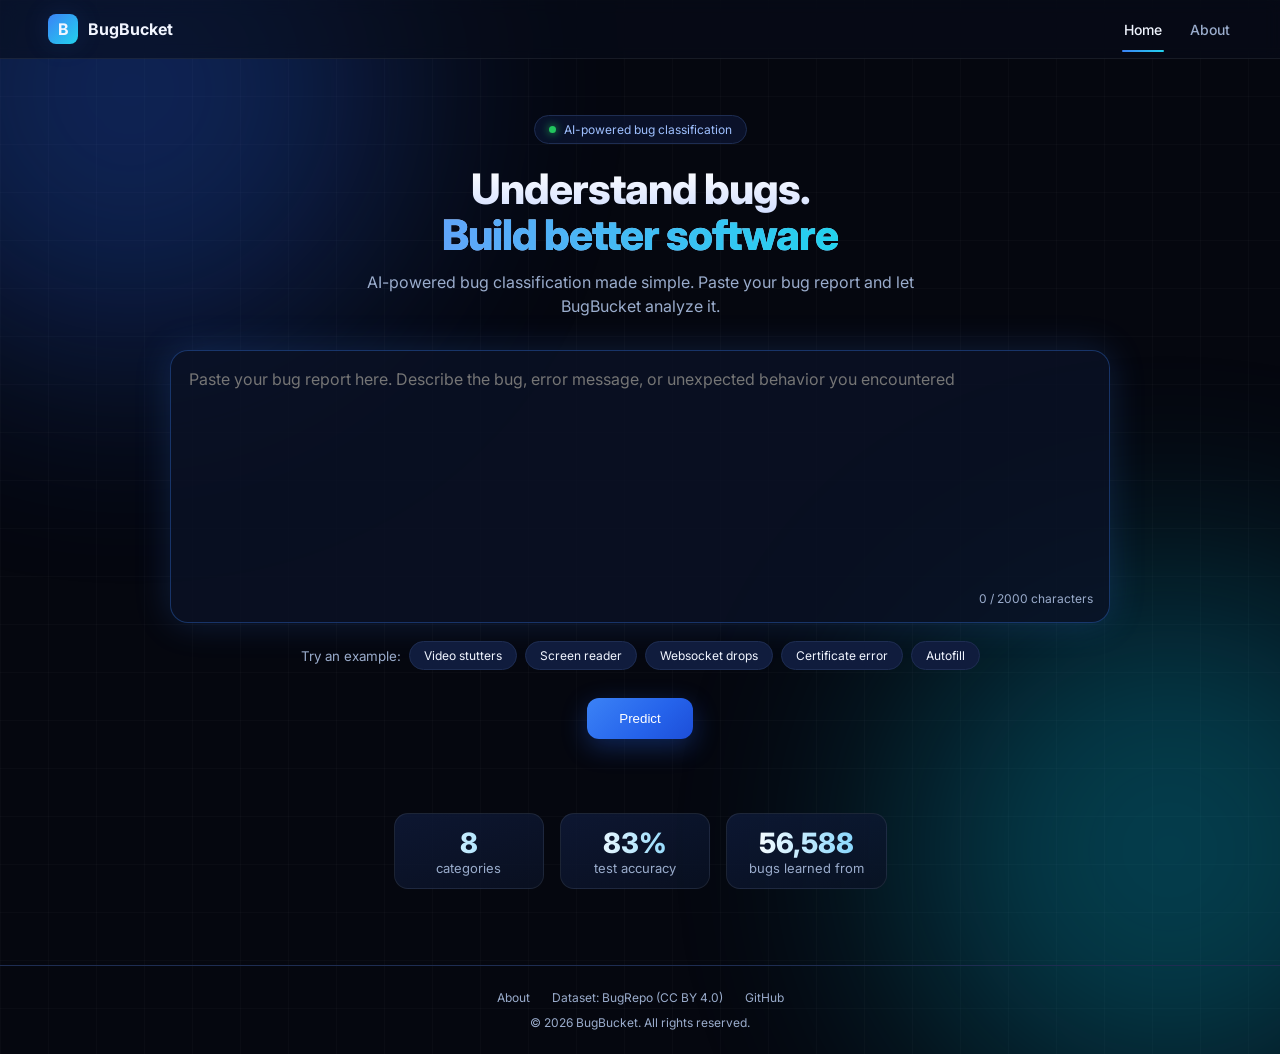
<file: website/index.html>
<!DOCTYPE html>
<html lang="en"><head><meta charset="UTF-8"><meta name="viewport" content="width=device-width, initial-scale=1">
<title>Home | BugBucket</title><meta name="description" content="BugBucket predicts the category of a software bug report with a trained machine learning model."><meta name="theme-color" content="#05070f"><link rel="icon" href="data:image/svg+xml,%3Csvg xmlns='http://www.w3.org/2000/svg' viewBox='0 0 32 32'%3E%3Crect width='32' height='32' rx='8' fill='%233b82f6'/%3E%3Ctext x='16' y='23' font-size='20' font-family='Arial' font-weight='700' text-anchor='middle' fill='white'%3EB%3C/text%3E%3C/svg%3E"><link rel="stylesheet" href="css/style.css"></head>
<body class=""><a class="skip" href="#main">Skip to content</a><header><a class="brand" href="index.html"><span class="logo">B</span>BugBucket</a><nav><a href="index.html" class="active">Home</a><a href="about.html">About</a></nav></header>
<main id="main">
<span class="badge"><i></i>AI-powered bug classification</span>
<h1>Understand bugs.<br><span class="grad">Build better software</span></h1>
<p class="sub">AI-powered bug classification made simple. Paste your bug report and let BugBucket analyze it.</p>
<div class="box"><textarea id="report" maxlength="2000" placeholder="Paste your bug report here. Describe the bug, error message, or unexpected behavior you encountered" aria-label="Bug report"></textarea><div class="count"><span id="chars">0</span> / 2000 characters</div></div>
<div class="examples"><small>Try an example:</small>
<button class="ex" data-text="Video playback stutters and audio is out of sync on YouTube">Video stutters</button>
<button class="ex" data-text="Screen reader does not announce the button label">Screen reader</button>
<button class="ex" data-text="Websocket connection drops when using a proxy server">Websocket drops</button>
<button class="ex" data-text="Certificate error shown for valid HTTPS site after update">Certificate error</button>
<button class="ex" data-text="Autofill does not save saved addresses and credit card data">Autofill</button></div>
<button class="btn" id="predict">Predict</button><p class="error" id="error" role="alert"></p>
<div class="stats"><div><b>8</b>categories</div><div><b>83%</b>test accuracy</div><div><b>56,588</b>bugs learned from</div></div>
</main>
<footer><div class="flinks"><a href="about.html">About</a><a href="https://doi.org/10.5281/zenodo.15004067" target="_blank" rel="noopener">Dataset: BugRepo (CC BY 4.0)</a><a href="https://github.com/eldianpunzalan/BugBucket" target="_blank" rel="noopener">GitHub</a></div>&copy; 2026 BugBucket. All rights reserved.</footer>
<script src="js/app.js"></script></body></html>
</file>
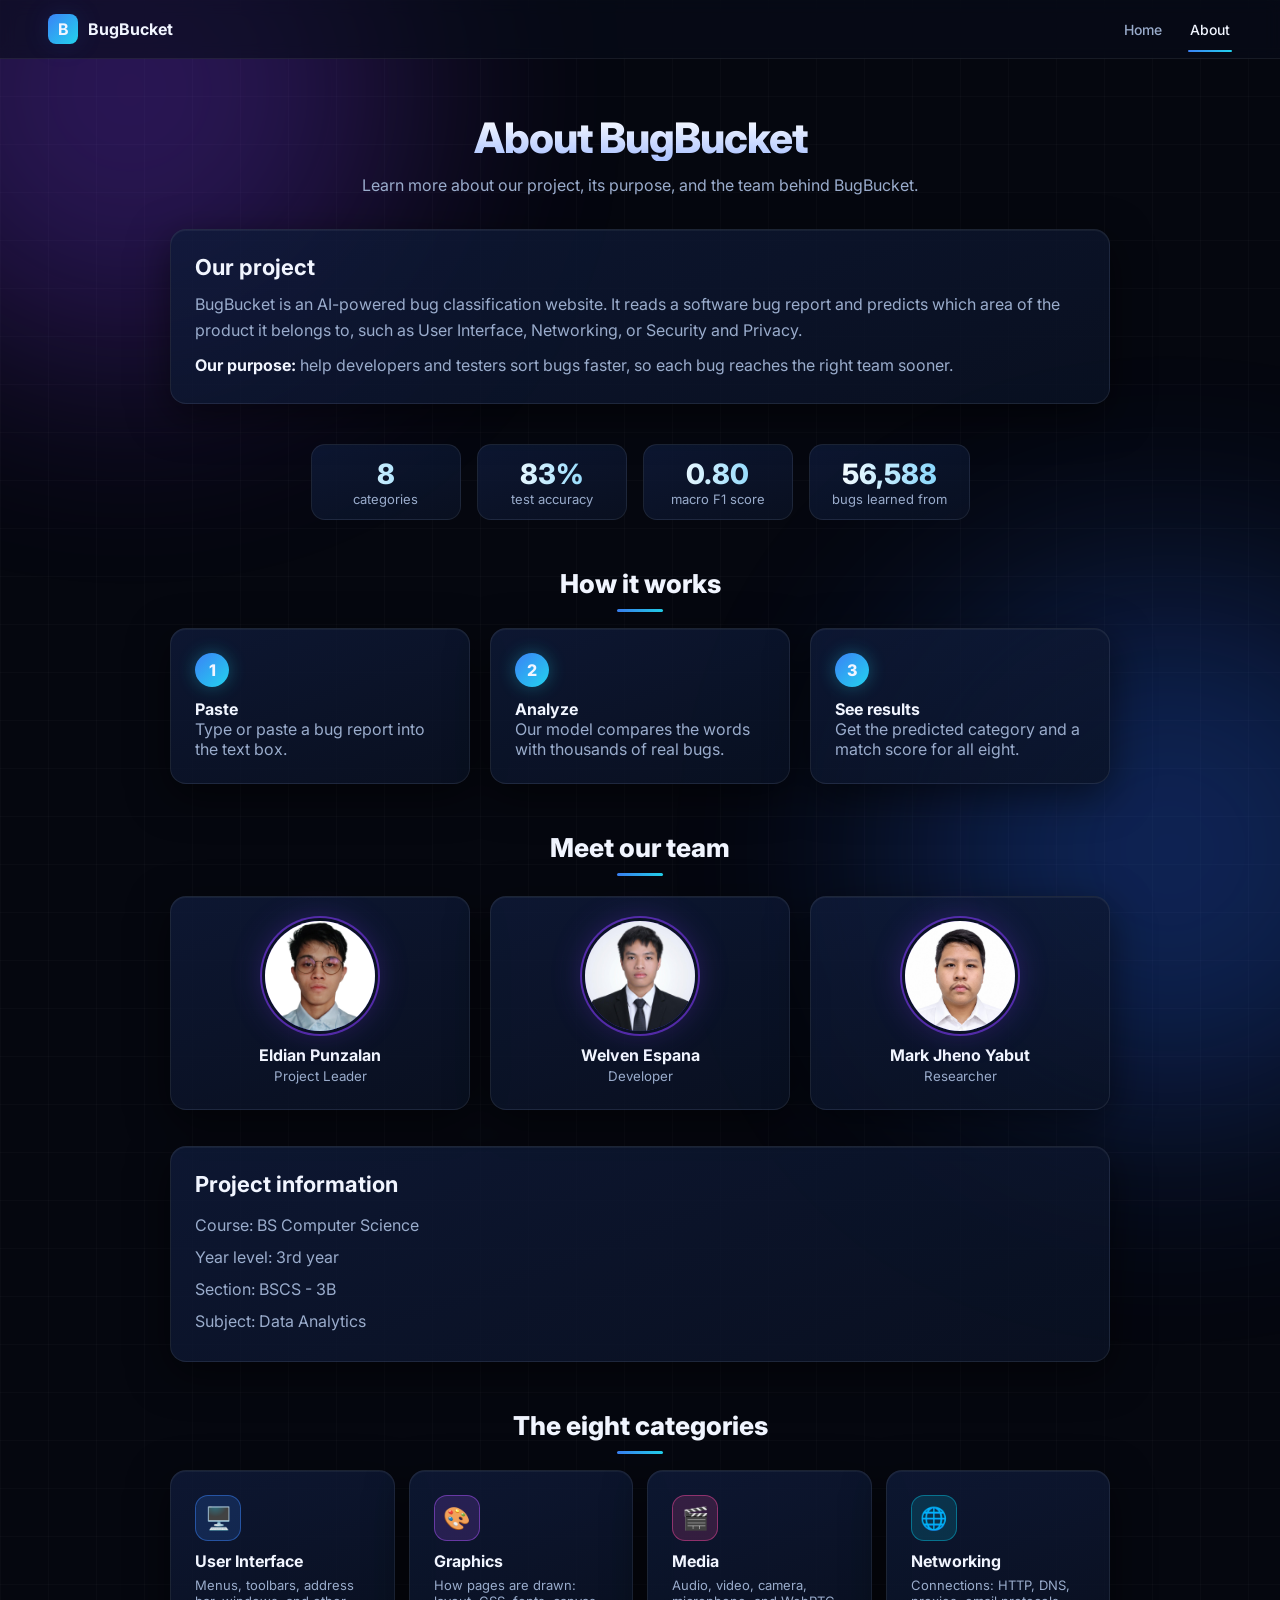
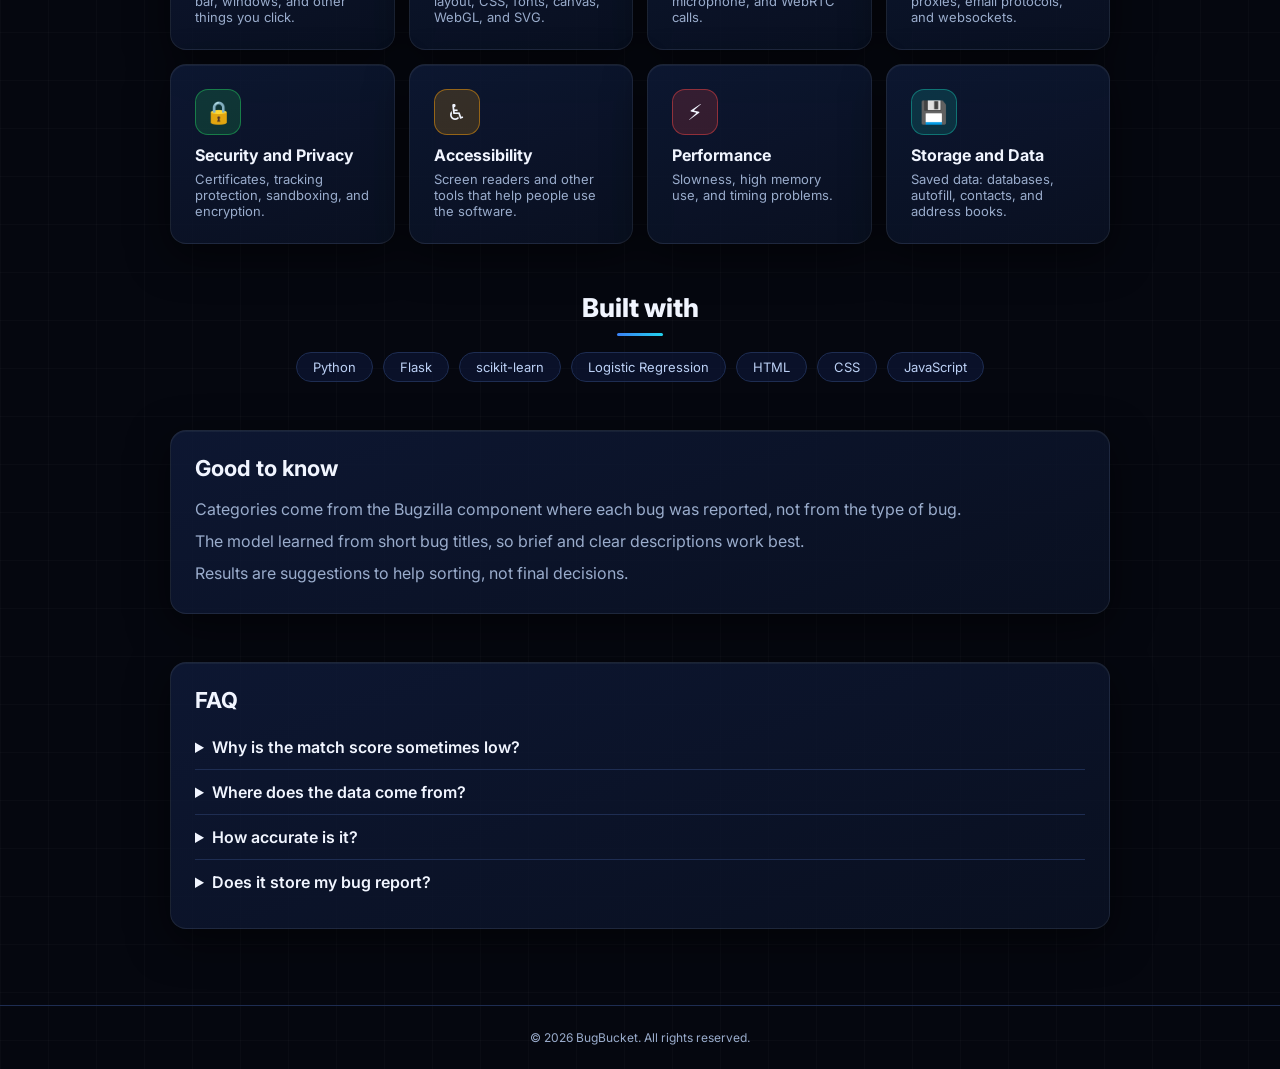
<file: website/about.html>
<!DOCTYPE html>
<html lang="en"><head><meta charset="UTF-8"><meta name="viewport" content="width=device-width, initial-scale=1">
<title>About | BugBucket</title><link rel="stylesheet" href="css/style.css"></head>
<body class="purple"><header><a class="brand" href="index.html"><span class="logo">B</span>BugBucket</a><nav><a href="index.html">Home</a><a href="about.html" class="active">About</a></nav></header>
<main>
<h1>About BugBucket</h1>
<p class="sub">Learn more about our project, its purpose, and the team behind BugBucket.</p>
<div class="panel"><h2>Our project</h2><p class="muted" style="line-height:1.6">BugBucket is an AI-powered bug classification website. It reads a software bug report and predicts which area of the product it belongs to, such as User Interface, Networking, or Security and Privacy.</p>
<p class="muted" style="line-height:1.6;margin-top:10px"><b style="color:var(--text)">Our purpose:</b> help developers and testers sort bugs faster, so each bug reaches the right team sooner.</p></div>
<div class="stats"><div><b>8</b>categories</div><div><b>83%</b>test accuracy</div><div><b>0.80</b>macro F1 score</div><div><b>56,588</b>bugs learned from</div></div>

<div class="sec"><h2>How it works</h2><div class="steps">
<div class="panel step"><b class="n">1</b><b>Paste</b><p class="muted">Type or paste a bug report into the text box.</p></div>
<div class="panel step"><b class="n">2</b><b>Analyze</b><p class="muted">Our model compares the words with thousands of real bugs.</p></div>
<div class="panel step"><b class="n">3</b><b>See results</b><p class="muted">Get the predicted category and a match score for all eight.</p></div></div></div>

<div class="sec"><h2>Meet our team</h2>
<div class="team">
<div class="panel member"><div class="avatar">M1<img src="img/member1.jpg" alt="" onerror="this.remove()"></div><b>Eldian Punzalan</b><br><small>Project Leader</small></div>
<div class="panel member"><div class="avatar">M2<img src="img/member2.jpg" alt="" onerror="this.remove()"></div><b>Welven Espana</b><br><small>Developer</small></div>
<div class="panel member"><div class="avatar">M3<img src="img/member3.jpg" alt="" onerror="this.remove()"></div><b>Mark Jheno Yabut</b><br><small>Researcher</small></div></div>
<div class="panel"><h2>Project information</h2><ul><li>Course: BS Computer Science</li><li>Year level: 3rd year</li><li>Section: BSCS - 3B</li><li>Subject: Data Analytics</li></ul></div></div>

<div class="sec"><h2>The eight categories</h2><div class="cats" id="cats"></div></div>

<div class="sec"><h2>Built with</h2><div class="tech"><span>Python</span><span>Flask</span><span>scikit-learn</span><span>Logistic Regression</span><span>HTML</span><span>CSS</span><span>JavaScript</span></div></div>

<div class="sec"><div class="panel"><h2>Good to know</h2><ul><li>Categories come from the Bugzilla component where each bug was reported, not from the type of bug.</li><li>The model learned from short bug titles, so brief and clear descriptions work best.</li><li>Results are suggestions to help sorting, not final decisions.</li></ul></div></div>

<div class="sec"><div class="panel"><h2>FAQ</h2>
<details><summary>Why is the match score sometimes low?</summary><p>The report may be vague or fit several areas. Add details such as what you did and what went wrong.</p></details>
<details><summary>Where does the data come from?</summary><p>BugRepo (EASE 2025), a collection of Mozilla Bugzilla bugs, licensed CC BY 4.0, doi:10.5281/zenodo.15004067.</p></details>
<details><summary>How accurate is it?</summary><p>83% on 11,318 bugs the model had never seen (macro F1 0.80). Performance is the hardest category.</p></details>
<details><summary>Does it store my bug report?</summary><p>No. The text is only used to make the prediction and is not saved.</p></details></div></div>
</main>
<footer>&copy; 2026 BugBucket. All rights reserved.</footer>
<script src="js/app.js"></script></body></html>
</file>
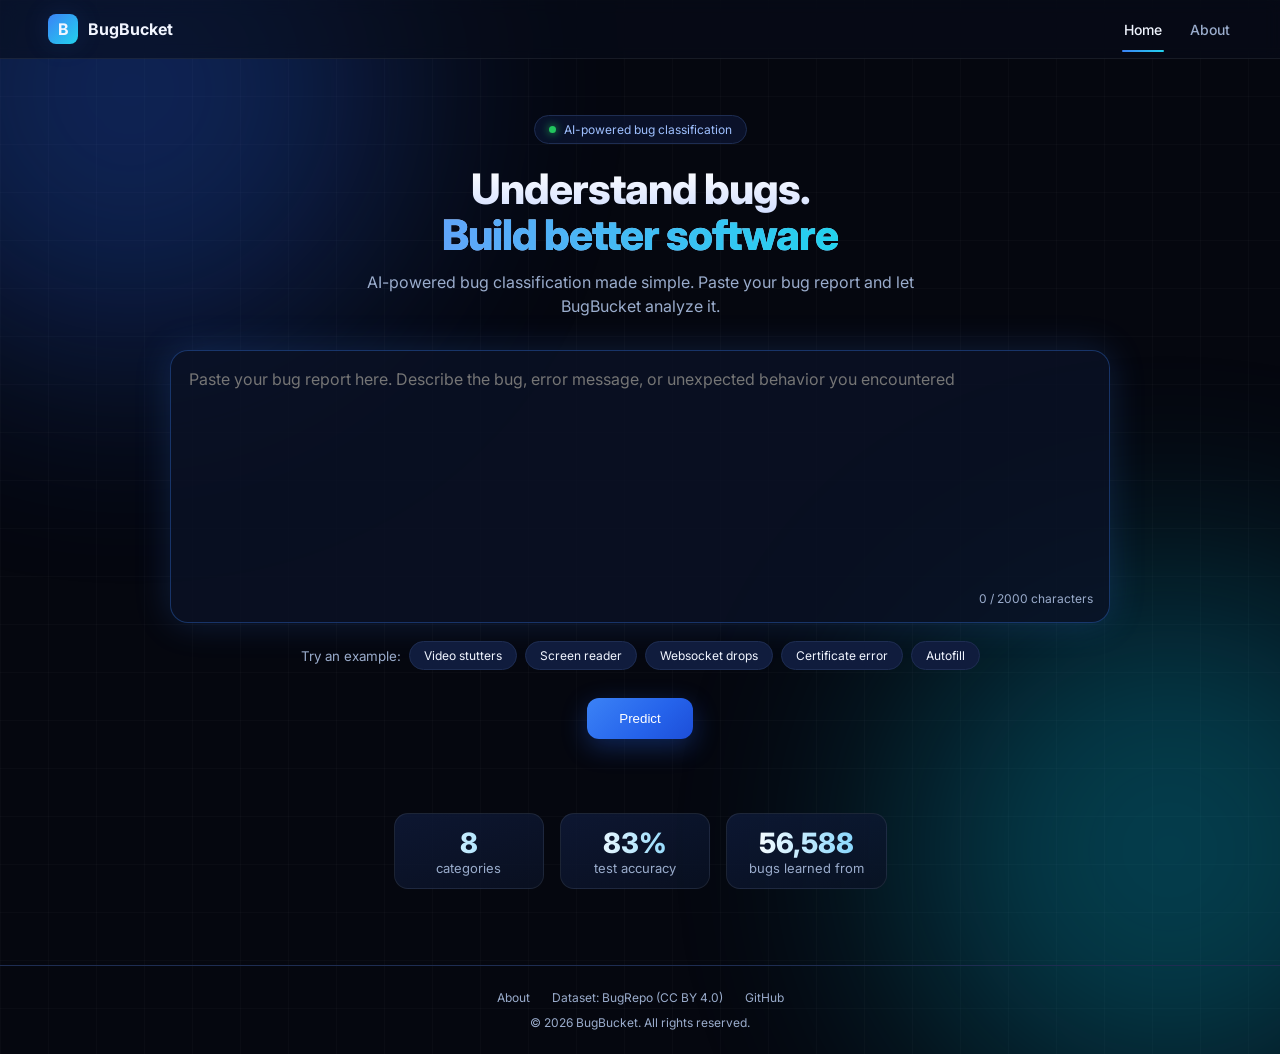
<file: website/percentages.html>
<!DOCTYPE html>
<html lang="en"><head><meta charset="UTF-8"><meta name="viewport" content="width=device-width, initial-scale=1">
<title>Percentages | BugBucket</title><meta name="description" content="BugBucket predicts the category of a software bug report with a trained machine learning model."><meta name="theme-color" content="#05070f"><link rel="icon" href="data:image/svg+xml,%3Csvg xmlns='http://www.w3.org/2000/svg' viewBox='0 0 32 32'%3E%3Crect width='32' height='32' rx='8' fill='%233b82f6'/%3E%3Ctext x='16' y='23' font-size='20' font-family='Arial' font-weight='700' text-anchor='middle' fill='white'%3EB%3C/text%3E%3C/svg%3E"><link rel="stylesheet" href="css/style.css"></head>
<body class="" data-needs="1"><a class="skip" href="#main">Skip to content</a><header><a class="brand" href="index.html"><span class="logo">B</span>BugBucket</a><nav><a href="index.html">Home</a><a href="about.html">About</a></nav></header>
<main id="main">
<h1>Bug Category Match Percentages</h1><p class="sub">Here are the matching scores for all eight bug categories. Click a bar to see details.</p>
<div class="grid wide"><div class="panel"><button class="chip" id="boost">Boost small values: off</button><div class="chart" id="chart"></div></div>
<div class="panel" id="detail"><div class="ring"><svg viewBox="0 0 120 120"><circle class="rt" cx="60" cy="60" r="52" pathLength="100"/><circle class="rf" id="ring2" cx="60" cy="60" r="52" pathLength="100"/></svg><b><span><span id="pct2">0</span>%</span></b></div><div style="text-align:center;margin-top:16px"><span class="tag" id="tag"></span><h2 id="dname"></h2><p class="muted" id="ddesc"></p></div></div></div>
<a class="btn" href="index.html">Submit another</a>
</main>
<footer><div class="flinks"><a href="about.html">About</a><a href="https://doi.org/10.5281/zenodo.15004067" target="_blank" rel="noopener">Dataset: BugRepo (CC BY 4.0)</a><a href="https://github.com/eldianpunzalan/BugBucket" target="_blank" rel="noopener">GitHub</a></div>&copy; 2026 BugBucket. All rights reserved.</footer>
<script src="js/app.js"></script></body></html>
</file>
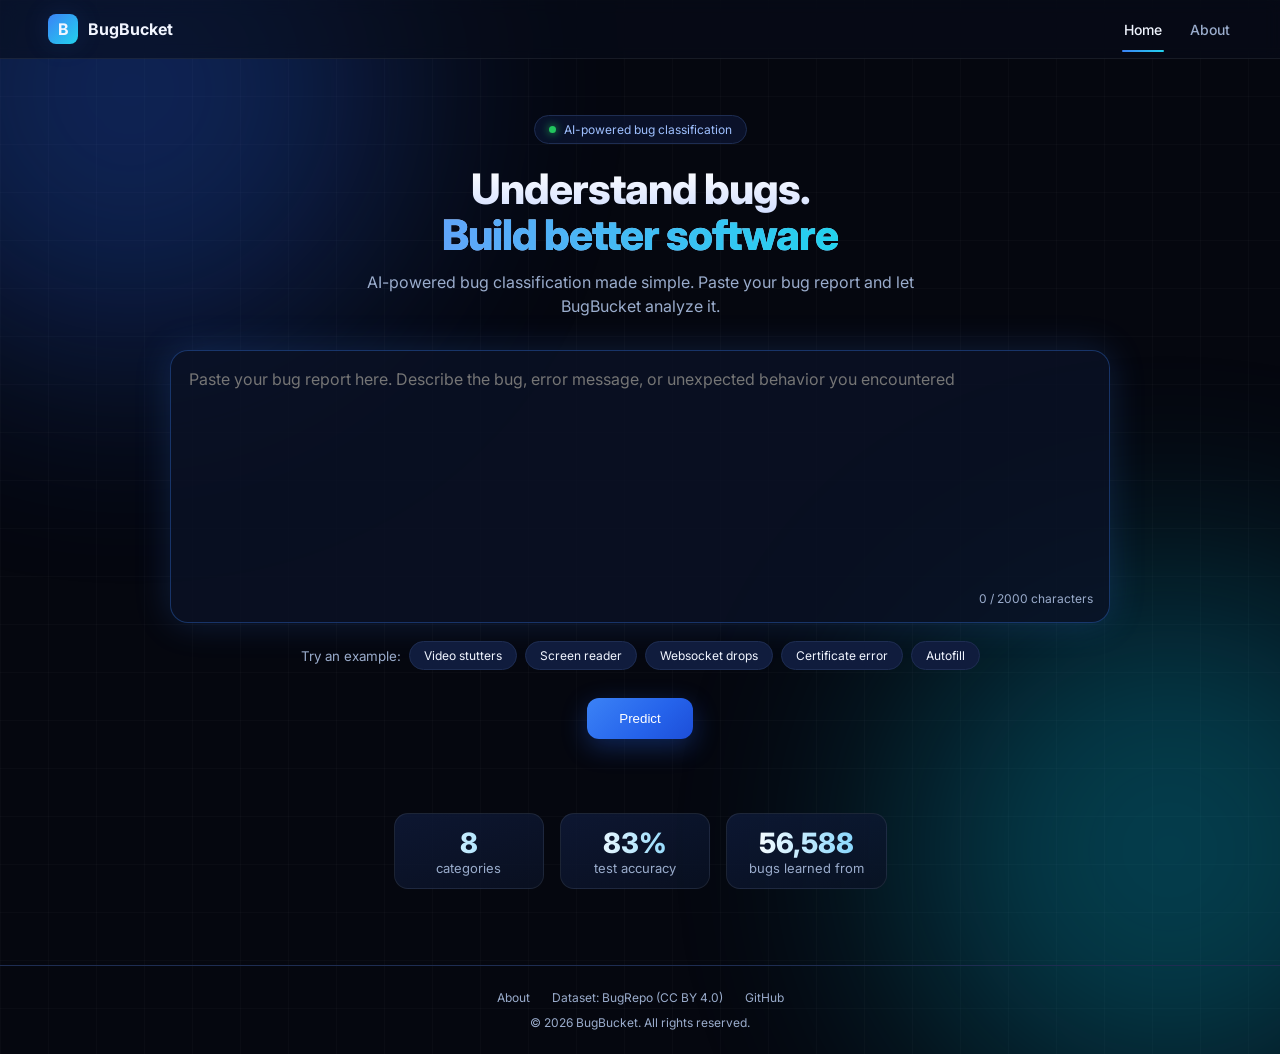
<file: website/result.html>
<!DOCTYPE html>
<html lang="en"><head><meta charset="UTF-8"><meta name="viewport" content="width=device-width, initial-scale=1">
<title>Result | BugBucket</title><meta name="description" content="BugBucket predicts the category of a software bug report with a trained machine learning model."><meta name="theme-color" content="#05070f"><link rel="icon" href="data:image/svg+xml,%3Csvg xmlns='http://www.w3.org/2000/svg' viewBox='0 0 32 32'%3E%3Crect width='32' height='32' rx='8' fill='%233b82f6'/%3E%3Ctext x='16' y='23' font-size='20' font-family='Arial' font-weight='700' text-anchor='middle' fill='white'%3EB%3C/text%3E%3C/svg%3E"><link rel="stylesheet" href="css/style.css"></head>
<body class="" data-needs="1"><a class="skip" href="#main">Skip to content</a><header><a class="brand" href="index.html"><span class="logo">B</span>BugBucket</a><nav><a href="index.html">Home</a><a href="about.html">About</a></nav></header>
<main id="main">
<h1>Bug Analysis Complete!</h1><p class="sub">Your bug report has been analyzed successfully. Here&rsquo;s the predicted category.</p>
<div class="grid"><div class="panel"><div class="ring"><svg viewBox="0 0 120 120"><circle class="rt" cx="60" cy="60" r="52" pathLength="100"/><circle class="rf" id="ring" cx="60" cy="60" r="52" pathLength="100"/></svg><b><span><span id="conf">0</span>%</span></b></div><p class="muted" style="text-align:center;margin-top:10px">Confidence score</p></div>
<div class="panel"><small>The category of this bug is:</small><h2 class="big" id="category">...</h2><p class="muted" id="desc"></p><p class="notice" id="notice" hidden></p><div id="runners" style="margin-top:18px"><small>Also close to:</small></div></div></div>
<a class="btn" href="percentages.html">Show percentages</a> <button class="btn ghost" id="copy">Copy result</button>
</main>
<footer><div class="flinks"><a href="about.html">About</a><a href="https://doi.org/10.5281/zenodo.15004067" target="_blank" rel="noopener">Dataset: BugRepo (CC BY 4.0)</a><a href="https://github.com/eldianpunzalan/BugBucket" target="_blank" rel="noopener">GitHub</a></div>&copy; 2026 BugBucket. All rights reserved.</footer>
<script src="js/app.js"></script></body></html>
</file>
<file: website/css/style.css>
@import url('https://fonts.googleapis.com/css2?family=Inter:wght@400;500;600;700;800&display=swap');
/* BugBucket - dark dashboard style */
:root{--bg:#05070f;--panel:#0b1226cc;--line:#1e2d52;--blue:#3b82f6;--cyan:#22d3ee;--text:#f1f5ff;--muted:#8392b5;--glow:0 0 28px #3b82f622}
*{box-sizing:border-box;margin:0}
body{font-family:Inter,system-ui,Arial,sans-serif;color:var(--text);min-height:100vh;background:radial-gradient(900px 480px at 50% -8%,#13306e66,transparent),var(--bg)}
body.purple{background:radial-gradient(900px 520px at 50% -8%,#5b21b655,transparent),var(--bg)}
header{display:flex;justify-content:space-between;align-items:center;padding:14px 48px;background:#070c1acc;backdrop-filter:blur(8px);border-bottom:1px solid var(--line);position:sticky;top:0;z-index:5}
.brand{display:flex;align-items:center;gap:10px;font-weight:700;color:var(--text);text-decoration:none}
.logo{background:linear-gradient(135deg,var(--blue),var(--cyan));width:30px;height:30px;border-radius:8px;display:grid;place-items:center;box-shadow:var(--glow)}
nav a{color:var(--muted);text-decoration:none;margin-left:24px;font-size:14px}
nav a:hover,nav a.active{color:var(--text)}
main{max-width:980px;margin:0 auto;padding:56px 20px;text-align:center}
h1{font-size:clamp(28px,5vw,42px);letter-spacing:-.5px}
h2{font-size:22px;margin-bottom:12px}
.sub{color:var(--muted);margin:12px auto 32px;line-height:1.5;max-width:620px}
.panel{background:var(--panel);border:1px solid var(--line);border-radius:16px;padding:24px;text-align:left;box-shadow:var(--glow)}
.grid{display:grid;gap:20px;grid-template-columns:1fr 1fr;margin-top:32px}
.grid.wide{grid-template-columns:2fr 1fr}
.box{border:1px solid var(--blue);border-radius:16px;background:var(--panel);padding:16px;box-shadow:0 0 36px #3b82f633}
textarea{width:100%;height:220px;background:transparent;border:0;color:var(--text);font:inherit;resize:none;outline:0}
.count{text-align:right;font-size:12px;color:var(--muted)}
.btn,.chip{display:inline-block;background:linear-gradient(135deg,var(--blue),#2563eb);color:#fff;border:0;border-radius:10px;padding:12px 28px;font:600 14px inherit;cursor:pointer;text-decoration:none;transition:transform .15s,box-shadow .15s}
.btn{margin-top:28px}
.btn:hover,.chip:hover{transform:translateY(-2px);box-shadow:0 6px 22px #3b82f666}
.btn:disabled{opacity:.6;cursor:wait;transform:none}
.chip{background:#14224a;border:1px solid var(--line);padding:7px 14px;font-size:12px;font-weight:500;margin-bottom:16px}
.error{color:#f87171;margin-top:14px;min-height:20px;font-size:14px}
.stats{display:flex;gap:16px;justify-content:center;flex-wrap:wrap;margin-top:40px}
.stats div{background:var(--panel);border:1px solid var(--line);border-radius:12px;padding:12px 22px;color:var(--muted);font-size:13px}
.stats b{display:block;color:var(--text);font-size:20px}
.ring{position:relative;width:200px;height:200px;margin:0 auto}
.ring svg{transform:rotate(-90deg);width:100%}
.rt{fill:none;stroke:#16234a;stroke-width:9}
.rf{fill:none;stroke:var(--cyan);stroke-width:9;stroke-linecap:round;stroke-dasharray:100;stroke-dashoffset:100;transition:stroke-dashoffset 1.2s ease;filter:drop-shadow(0 0 6px var(--cyan))}
.ring b{position:absolute;inset:0;display:grid;place-items:center;font-size:34px}
small,.muted{color:var(--muted)}
.big{font-size:34px;margin:8px 0}
.mini{margin-top:14px;font-size:13px}
.mini .track{height:6px;background:#16234a;border-radius:4px;margin-top:5px}
.fill{height:100%;width:0;background:var(--blue);border-radius:4px;transition:width 1s ease}
.chart{display:flex;gap:8px;height:320px}
.col{flex:1;display:flex;flex-direction:column;align-items:center;background:none;border:0;color:var(--muted);font:inherit;font-size:11px;cursor:pointer;gap:6px;min-width:0}
.well{flex:1;width:100%;display:flex;align-items:flex-end;justify-content:center}
.bar{width:100%;max-width:46px;height:0;border-radius:8px 8px 3px 3px;background:linear-gradient(var(--cyan),var(--blue));opacity:.5;transition:height 1s cubic-bezier(.2,.8,.2,1),opacity .2s}
.col:hover .bar,.col.sel .bar{opacity:1;filter:drop-shadow(0 0 8px var(--blue))}
.col.sel,.val{color:var(--text)}
.lab{height:30px;line-height:1.15}
.tag{display:inline-block;background:#0e3a4a;color:var(--cyan);border-radius:20px;padding:2px 10px;font-size:12px;margin-bottom:8px}
.team{display:grid;grid-template-columns:repeat(auto-fit,minmax(190px,1fr));gap:20px;margin:20px 0 36px}
.member{text-align:center;transition:transform .2s}
.member:hover{transform:translateY(-5px)}
.avatar{position:relative;width:110px;height:110px;border-radius:50%;background:linear-gradient(135deg,#4c1d95,#1e3a8a);margin:0 auto 14px;display:grid;place-items:center;font-weight:700;font-size:22px;overflow:hidden}
.avatar img{position:absolute;inset:0;width:100%;height:100%;object-fit:cover}
ul{list-style:none;padding:0;line-height:2;color:var(--muted)}
footer{text-align:center;color:var(--muted);font-size:12px;padding:24px}
:focus-visible{outline:2px solid #60a5fa;outline-offset:2px}
@media (prefers-reduced-motion:reduce){*{transition:none!important}}
@media (max-width:720px){.grid,.grid.wide{grid-template-columns:1fr}header{padding:12px 16px}.lab{font-size:9px}}

.examples{margin-top:18px;display:flex;gap:8px;justify-content:center;flex-wrap:wrap;align-items:center}
.ex{background:#101c3d;border:1px solid var(--line);color:var(--text);border-radius:20px;padding:6px 14px;font:inherit;font-size:12px;cursor:pointer;transition:border-color .2s,transform .2s}
.ex:hover{border-color:var(--blue);transform:translateY(-2px)}
.notice{background:#3a2a0a;border:1px solid #92611a;color:#fbbf24;border-radius:10px;padding:10px 14px;font-size:13px;margin-top:16px;line-height:1.5}
.sec{margin-top:48px}
.rv{opacity:0;transform:translateY(18px);transition:opacity .7s,transform .7s}
.rv.in{opacity:1;transform:none}
.steps{display:grid;grid-template-columns:repeat(3,1fr);gap:20px;margin-top:16px}
.step .n{display:grid;place-items:center;width:34px;height:34px;border-radius:50%;background:linear-gradient(135deg,var(--blue),var(--cyan));margin-bottom:12px}
.cats{display:grid;grid-template-columns:repeat(auto-fit,minmax(210px,1fr));gap:14px;margin-top:16px;text-align:left}
.tech{display:flex;flex-wrap:wrap;gap:10px;justify-content:center;margin-top:16px}
.tech span{background:#101c3d;border:1px solid var(--line);border-radius:20px;padding:6px 16px;font-size:13px;color:var(--muted)}
details{border-bottom:1px solid var(--line);padding:12px 0}
details:last-child{border:0}
summary{cursor:pointer;font-weight:600}
details p{color:var(--muted);margin-top:8px;line-height:1.6}
@media (max-width:720px){.steps{grid-template-columns:1fr}}

::selection{background:#3b82f666}
html{scroll-behavior:smooth}
main{animation:fadeup .6s ease both}
@keyframes fadeup{from{opacity:0;transform:translateY(14px)}to{opacity:1;transform:none}}
.skip{position:absolute;left:-999px;top:8px;background:var(--blue);color:#fff;padding:8px 14px;border-radius:8px;z-index:20}
.skip:focus{left:8px}
.btn:active{transform:scale(.97)}
.btn.ghost{background:transparent;border:1px solid var(--line);margin-left:10px;color:var(--text)}
.btn.ghost:hover{border-color:var(--blue);box-shadow:none}
.btn.loading::after{content:'';display:inline-block;width:12px;height:12px;margin-left:10px;border:2px solid #fff6;border-top-color:#fff;border-radius:50%;vertical-align:-2px;animation:spin .7s linear infinite}
@keyframes spin{to{transform:rotate(360deg)}}
.flinks{display:flex;gap:22px;justify-content:center;flex-wrap:wrap;margin-bottom:10px}
.flinks a{color:var(--muted);text-decoration:none}
.flinks a:hover{color:var(--text)}
footer{border-top:1px solid var(--line);margin-top:20px}

/* ===== Design v4 ===== */
:root{--muted:#9aaccc}
body,body.purple{font-family:Inter,system-ui,Arial,sans-serif;background:linear-gradient(#ffffff05 1px,transparent 1px) 0 0/48px 48px,linear-gradient(90deg,#ffffff05 1px,transparent 1px) 0 0/48px 48px,var(--bg)}
body::before,body::after{content:'';position:fixed;z-index:-1;width:540px;height:540px;border-radius:50%;filter:blur(120px);opacity:.32;animation:float 18s ease-in-out infinite;pointer-events:none}
body::before{background:#2563eb;top:-180px;left:-140px}
body::after{background:#06b6d4;bottom:-220px;right:-160px;animation-delay:-9s}
body.purple::before{background:#7c3aed}
body.purple::after{background:#2563eb}
@keyframes float{50%{transform:translate(70px,40px)}}
header{background:#070c1a99;border-bottom:1px solid #ffffff12}
nav a{position:relative;padding:6px 2px;font-weight:500}
nav a.active::after{content:'';position:absolute;left:0;right:0;bottom:-8px;height:2px;border-radius:2px;background:linear-gradient(90deg,var(--blue),var(--cyan))}
h1{font-weight:800;letter-spacing:-1px;line-height:1.1;background:linear-gradient(180deg,#fff,#a9c1ff);-webkit-background-clip:text;background-clip:text;color:transparent}
.grad{background:linear-gradient(90deg,#60a5fa,#22d3ee);-webkit-background-clip:text;background-clip:text;color:transparent}
.badge{display:inline-flex;gap:8px;align-items:center;border:1px solid var(--line);background:#0e1a3b99;color:#9fc0ff;border-radius:30px;padding:6px 14px;font-size:12px;margin-bottom:22px}
.badge i{width:7px;height:7px;border-radius:50%;background:#22c55e;box-shadow:0 0 8px #22c55e}
.sub{font-size:16px}
.panel{background:linear-gradient(160deg,#0f1b3acc,#0a1224cc);border:1px solid #ffffff14;box-shadow:0 12px 40px #0008,inset 0 1px 0 #ffffff0d;backdrop-filter:blur(10px);transition:border-color .25s,transform .25s}
.panel:hover{border-color:#3b82f666}
.box{border:1px solid #3b82f655;border-radius:18px;transition:border-color .3s,box-shadow .3s}
.box:focus-within{border-color:var(--blue);box-shadow:0 0 0 4px #3b82f622,0 0 56px #3b82f644}
.btn{background:linear-gradient(135deg,#3b82f6,#2563eb 60%,#1d4ed8);box-shadow:0 8px 26px #2563eb55;padding:13px 32px;border-radius:12px}
.btn.ghost{background:transparent;box-shadow:none}
.stats div{background:linear-gradient(160deg,#0f1b3acc,#0a1224cc);border:1px solid #ffffff14;min-width:150px;border-radius:14px}
.stats b{font-size:28px;font-weight:800;background:linear-gradient(90deg,#fff,#7dd3fc);-webkit-background-clip:text;background-clip:text;color:transparent}
.ico{display:inline-grid;place-items:center;flex:none;width:46px;height:46px;border-radius:13px;font-size:22px;background:color-mix(in srgb,var(--c) 18%,transparent);border:1px solid color-mix(in srgb,var(--c) 50%,transparent)}
.big{display:flex;align-items:center;gap:14px;font-size:30px;font-weight:800}
.level{display:inline-block;margin-top:14px;padding:3px 12px;border-radius:20px;font-size:12px;font-weight:600}
.level.hi{background:#0f3d24;color:#4ade80}.level.mid{background:#3a2a0a;color:#fbbf24}.level.lo{background:#3d1212;color:#f87171}
.rf{stroke:var(--c,var(--cyan));filter:drop-shadow(0 0 9px var(--c,var(--cyan)))}
.ring b{font-weight:800}
.fill{background:var(--blue)}
.bar{background:linear-gradient(var(--c,#22d3ee),color-mix(in srgb,var(--c,#3b82f6) 45%,#0b1226));opacity:.55}
.col:hover .bar,.col.sel .bar{filter:drop-shadow(0 0 9px var(--c))}
.lab{height:48px}.lab .ic{display:block;font-size:17px;margin-bottom:2px}
.avatar{background:linear-gradient(135deg,#4c1d95,#1e3a8a);box-shadow:0 0 0 3px #0b1226,0 0 0 5px #7c3aed99,0 0 34px #7c3aed55}
.sec>h2{font-size:26px;font-weight:800;margin-bottom:4px}
.sec>h2::after{content:'';display:block;width:46px;height:3px;border-radius:3px;margin:10px auto 0;background:linear-gradient(90deg,var(--blue),var(--cyan))}
.cat .ico{margin-bottom:10px}
.step .n{font-weight:800;box-shadow:0 0 18px #22d3ee55}
.tech span{background:#0e1a3b99;color:#bcd0f5}
.ring svg{overflow:visible}
</file>
